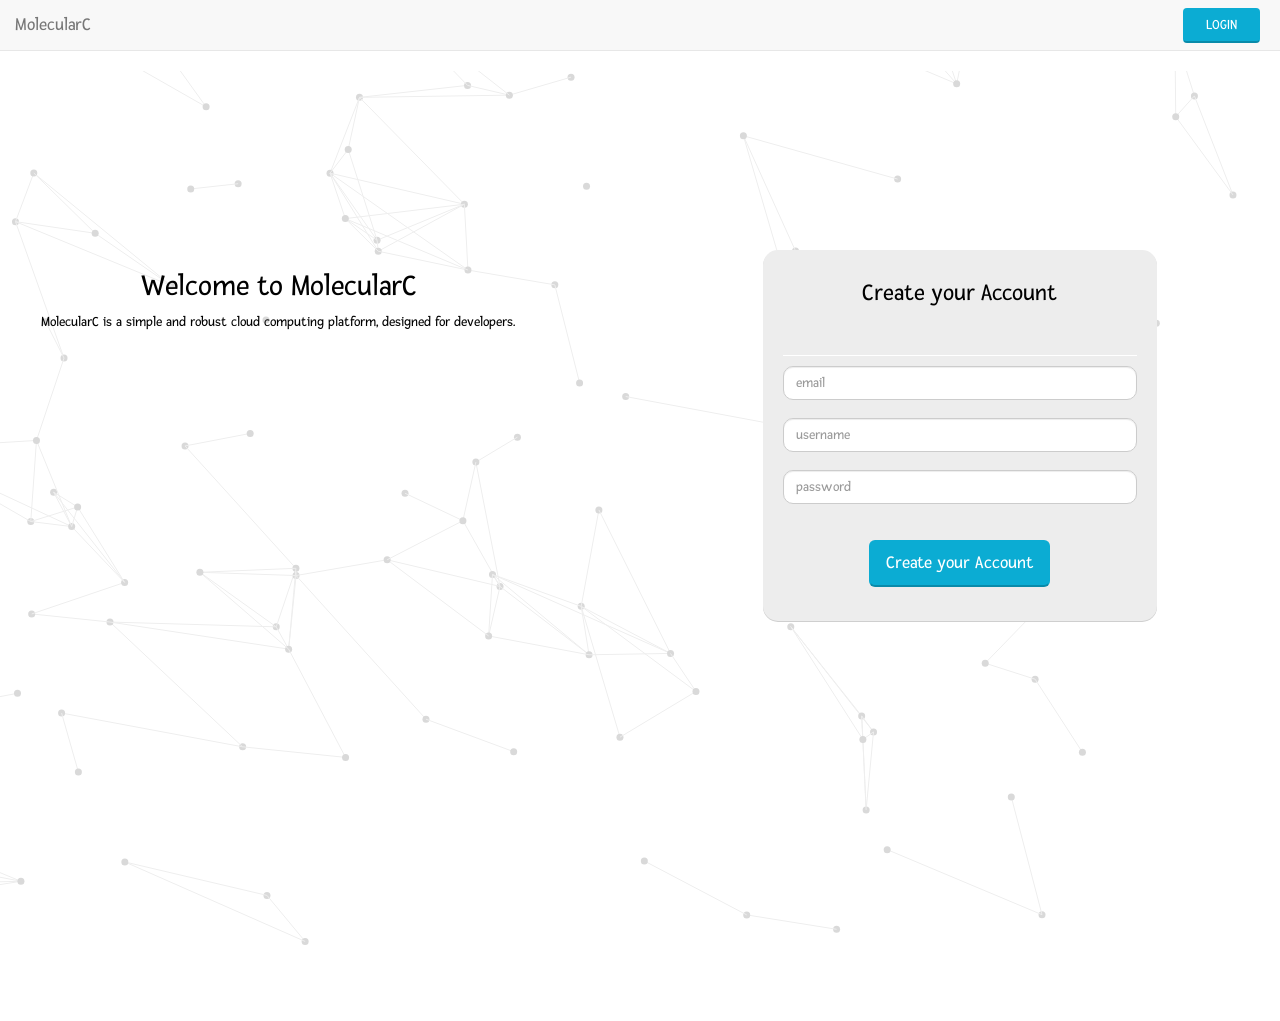
<file: html/molecular/index.html>
<html>
<head>
<title>Welcome to Cloud Apache Server(VM)</title>
<meta charset="utf-8">
<meta http-equiv="X-UA-Compatible" content="IE=edge">
<meta name="viewport" content="width=device-width, initial-scale=1">

  <link rel="stylesheet" type="text/css" href="css/bootstrap.min.css">
  <link rel="stylesheet" href="css/style.css" />
  <script>
	var status = sessionStorage.getItem("status");
	if (status == 1){
		window.location="/dashboard.html";
	}
  </script>
  <script type='text/javascript' src='js/jquery-3.2.1.min.js'></script>
  <script type='text/javascript' src='js/bootstrap.min.js'></script>
  <script type='text/javascript' src='js/jquery.particleground.js'></script>
  <script type='text/javascript' src='js/particles.js'></script>
  <script type="text/javascript" src="js/custom.js"></script>
  <script type="text/javascript" src="js/myajax.js"></script>

</head>

<body>
	 <nav class="navbar navbar-default navbar-static-top">
	  <div class="container-fluid">
	    <!-- Brand and toggle get grouped for better mobile display -->
	    <div class="navbar-header">
	      <button type="button" class="navbar-toggle collapsed" data-toggle="collapse" data-target="#bs-example-navbar-collapse-1" aria-expanded="false">
		<span class="sr-only">Toggle navigation</span>
		<span class="icon-bar"></span>
		<span class="icon-bar"></span>
		<span class="icon-bar"></span>
	      </button>
	      <a class="navbar-brand" href="#">MolecularC</a>
	    </div>
	    <div class="collapse navbar-collapse" id="bs-example-navbar-collapse-1">
      		<ul class="nav navbar-nav navbar-right">
		  <button type="button" class="btn btn-md btn-sky text-uppercase" style="margin-top:8px; margin-right:20px;" data-toggle="modal" data-target="#myLoginModal"><div" style= " font-weight:bold; padding-left:10px;padding-right:10px;">Login</div></button>
 		</ul>
       	    </div>
	    </div><!-- /.navbar-collapse -->
	  </div><!-- /.container-fluid -->
	</nav>

<div id="wrapper">
 <div id="particles">
  <div id="intro">
	<div class="col-md-5 col-sm-12">
	  <h2>Welcome to MolecularC</h2>
	  <p>MolecularC is a simple and robust cloud computing platform, designed for developers.</p>
	</div>
	<div class="row">
		<div class="col-md-offset-2 col-sm-offset-0 col-md-4">
		    <div class="form-login">
			<form method="post" id="register-form">
			    <h3>Create your Account</h3><br>
			    <h4 id="r-status"></h4>
			    <input type="email" id="remail" class="form-control " placeholder="email" />
			    <br>
			    <input type="text" id="rusername" class="form-control " placeholder="username" />
			    <br>
			    <input type="password" id="rpassword" class="form-control " placeholder="password" />
			    <br>
			    <br>
			    <div>
			    <span class="group-btn">
				<input type="submit" id="btn-register" class="btn btn-sky btn-lg" value="Create your Account">
			    </span>
			    </div>
			</form>
		    </div>
	    	</div>
  	</div>
  </div>
 </div>
</div>
<!----------------Login Modal Section--------------------------->
<section id="login">
<div id="myLoginModal" class="modal fade" role="dialog">
  <div class="modal-dialog">

    <!-- Modal content-->
    <div class="modal-content">
      <div class="modal-header">
        <button type="button" class="close" data-dismiss="modal">&times;</button>
        <div class="form-wrap">
                <h1>Log in with your email account</h1>
      	</div>
      </div>
      <div class="modal-body">
	    
	    <form role="form" method="post" id="login-form" autocomplete="off">
		<div class="form-group" id="lstatus"></div>
                <div class="form-group">
                    <label for="lusername" class="sr-only">Username</label>
                    <input type="text" name="lusername" id="lusername" class="form-control" placeholder="Username">
                </div>
                <div class="form-group">
                    <label for="lpassword" class="sr-only">Password</label>
                    <input type="password" name="lpassword" id="lpassword" class="form-control" placeholder="Password">
                </div>
                <div class="checkbox">
                    <span class="character-checkbox" onclick="showPassword()"></span>
                    <span class="label">Show password</span>
                </div>
                <input type="submit" id="btn-login" class="btn btn-sky btn-lg btn-block" value="Log in">
            </form>
            <a href="" class="forget" data-toggle="modal" data-target=".forget-modal">Forgot your password?</a>
     </div>
    </div>

  </div>
</div>
</section>

<!-------------------------------Forgot Password Modal Section--------------------------->
<div class="modal fade forget-modal" tabindex="-1" role="dialog" aria-labelledby="myForgetModalLabel" aria-hidden="true">
	<div class="modal-dialog modal-sm">
		<div class="modal-content">
			<div class="modal-header">
				<button type="button" class="close" data-dismiss="modal">
					<span aria-hidden="true">×</span>
					<span class="sr-only">Close</span>
				</button>
				<h4 class="modal-title">Recover your password</h4>
			</div>
			<div class="modal-body">
				<p><b>Type your email account</b></p>
				<input type="email" name="recovery-email" id="recovery-email" class="form-control" autocomplete="off" placeholder="xyz@yahoo.com">
			</div>
			<div class="modal-footer">
				<button type="button" class="btn btn-default" data-dismiss="modal">Cancel</button>
				<button type="button" class="btn btn-md btn-sky">Recover</button>
			</div>
		</div> <!-- /.modal-content -->
	</div> <!-- /.modal-dialog -->
</div> <!-- /.modal -->




</body>
</html>
</file>
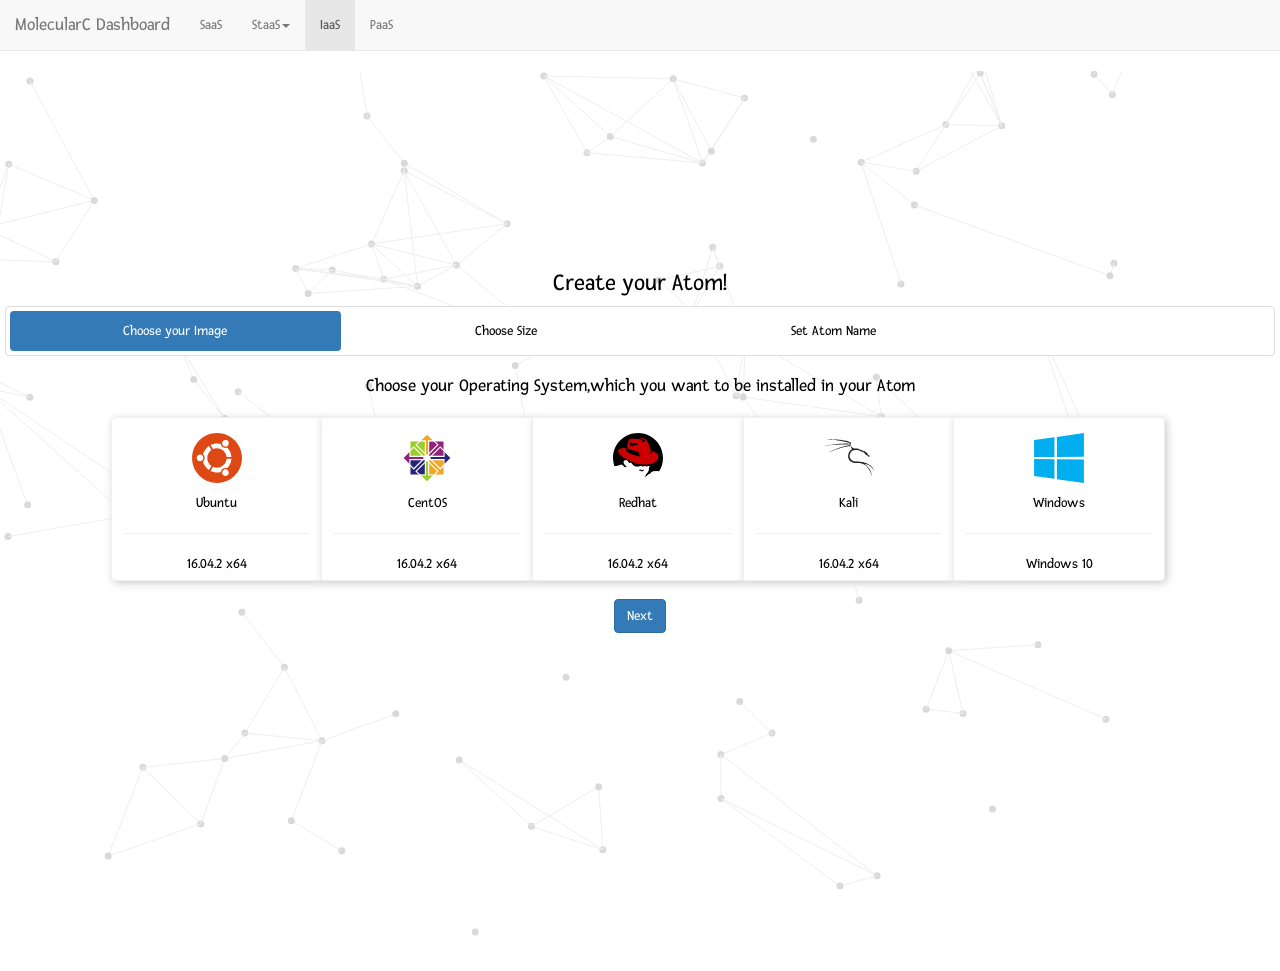
<file: html/molecular/iaas.html>
<html>
<head>
<title>Welcome to Cloud Apache Server(VM)</title>
<meta charset="utf-8">
<meta http-equiv="X-UA-Compatible" content="IE=edge">
<meta name="viewport" content="width=device-width, initial-scale=1">
  
  <link rel="stylesheet" type="text/css" href="css/bootstrap.min.css">
  <link rel="stylesheet" href="css/style.css" />
  <script type='text/javascript' src='js/jquery-3.2.1.min.js'></script>	
  
  <script type='text/javascript' src='js/bootstrap.min.js'></script>
  <script type='text/javascript' src='js/jquery.particleground.js'></script>
  <script type='text/javascript' src='js/particles.js'></script>
  <script type="text/javascript" src="js/custom.js"></script>

</head>

<body>
	 <nav class="navbar navbar-default navbar-static-top">
	  <div class="container-fluid">
	    <!-- Brand and toggle get grouped for better mobile display -->
	    <div class="navbar-header">
	      <button type="button" class="navbar-toggle collapsed" data-toggle="collapse" data-target="#bs-example-navbar-collapse-1" aria-expanded="false">
		<span class="sr-only">Toggle navigation</span>
		<span class="icon-bar"></span>
		<span class="icon-bar"></span>
		<span class="icon-bar"></span>
	      </button>
	      <a class="navbar-brand" href="dashboard.html">MolecularC Dashboard</a>
	    </div>
	    <div class="collapse navbar-collapse" id="bs-example-navbar-collapse-1">
		<ul class="nav navbar-nav">
			<li><a href="saas.html">SaaS <span class="sr-only">(current)</span></a></li>
			<li class="dropdown">
			  <a href="staas.html" class="dropdown-toggle" data-toggle="dropdown" role="button" aria-haspopup="true" aria-expanded="false">StaaS<span class="caret"></span></a>
			  <ul class="dropdown-menu">
			    <li><a href="object-newfs.html">New Fixed Storage</a></li>
			    <li><a href="object-newbs.html">New Bulk Storage</a></li>
			    <li><a href="object-newextes.html">Extend Existing Storage</a></li>
			  </ul>
			</li>
			<li class="active"><a href="iaas.html">IaaS</a></li>
			<li><a href="paas.html">PaaS</a></li>
		</ul>
      		<ul class="nav navbar-nav navbar-right"> 
			<li class="dropdown">
			  <a href="#" class="dropdown-toggle" data-toggle="dropdown" role="button" aria-haspopup="true" aria-expanded="false" id="welcome-msg"></a>
			  <ul class="dropdown-menu">
			    <li><a href="" id="logout">Logout</a></li>
			  </ul>
			</li>
		</ul>
       	    </div>
	    </div><!-- /.navbar-collapse -->
	  </div><!-- /.container-fluid -->
	</nav>

<div id="wrapper">
 <div id="particles">
  <div id="intro">
	<div class="row" id="content">
		<h3>Create your Atom!</h3>
			<ul class="nav nav-pills nav-justified thumbnail">
			  <li class="active" id="tab1li"><a href="#tab_a" data-toggle="tab">Choose your Image</a></li>
			  <li id="tab2li"><a href="#tab_b" data-toggle="tab">Choose Size</a></li>
			  <li id="tab3li"><a href="#tab_c" data-toggle="tab">Set Atom Name</a></li>
			  <li id="tab4li"><a href="#tab_d" data-toggle="tab" id="tab_d_head" style="display:none">Generating Atom</a></li>
			</ul>
			<form id="create-atom-form">
			<div class="tab-content">
				<div class="tab-pane active" id="tab_a">
				    <h4>Choose your Operating System,which you want to be installed in your Atom</h4>
				    <div class="items">
					<div class="info-block block-info clearfix">
					   <div data-toggle="buttons" class="btn-group col-md-offset-1">
						  <label class="btn btn-default col-md-2">
						        <div class="bizcontent">
						            <input type="radio" name="os" autocomplete="off" value="ubuntu">
							    <img src="images/os/ubuntu.svg" class="logo"></img>
						            <p>Ubuntu</p>
							    <hr>
							    16.04.2 x64
						        </div>
						    </label>
						    <label class="btn btn-default col-md-2">
						        <div class="bizcontent">
						            <input type="radio" name="os" autocomplete="off" value="centos">
							    <img src="images/os/centos.svg" class="logo"></img>
						            <p>CentOS</p>
							    <hr>
							    16.04.2 x64
						        </div>
						    </label>
					            <label class="btn btn-default col-md-2">
						        <div class="bizcontent">
						            <input type="radio" name="os" autocomplete="off" value="redhat">
							    <img src="images/os/redhat.svg" class="logo"></img>
						            <p>Redhat</p>
							    <hr>
							    16.04.2 x64
						        </div>
						    </label>
						    <label class="btn btn-default col-md-2">
						        <div class="bizcontent">
						            <input type="radio" name="os" autocomplete="off" value="kali">
							    <img src="images/os/kali.svg" class="logo"></img>
						            <p>Kali</p>
							    <hr>
							    16.04.2 x64
						        </div>
						    </label>
						    <label class="btn btn-default col-md-2">
						        <div class="bizcontent">
						            <input type="radio" name="os" autocomplete="off" value="windows">
							    <img src="images/os/windows.svg" class="logo"></img>
						            <p>Windows</p>
							    <hr>
							    Windows 10
						        </div>
						    </label> 
					   </div>
					</div>
			 	    </div>
				    <br>
				    <a class="btn btn-primary btnNext">Next</a>
				</div>
				<div class="tab-pane" id="tab_b">
				    <h4>Choose your group accordingly!</h4>
				    <div class="items">
					<div class="info-block block-info clearfix">
					   <div data-toggle="buttons" class="btn-group col-md-offset-1">
						   <label class="btn btn-default col-md-2">
						        <div class="bizcontent">
						            <input type="radio" name="grp" autocomplete="off" value="grp1">
							    Group 1
							    <hr>
							    <h4>512 MB RAM
							    <br>
							    1 CPU
							    <br>
							    2GB Disk Size</h4>
						        </div>
						    </label>
						    <label class="btn btn-default col-md-2">
						        <div class="bizcontent">
						            <input type="radio" name="grp" autocomplete="off" value="grp2">
							    Group 2
							    <hr>
							    <h4>1GB RAM
							    <br>
							    1 CPU
							    <br>
							    2GB Disk Size</h4>
						        </div>
						    </label>
					            <label class="btn btn-default col-md-2">
						        <div class="bizcontent">
						            <input type="radio" name="grp" autocomplete="off" value="grp3">
							    Group 3
							    <hr>
							    <h4>1GB RAM
							    <br>
							    2 CPU
							    <br>
							    5GB Disk Size</h4>
						        </div>
						    </label>
						    <label class="btn btn-default col-md-2">
						        <div class="bizcontent">
						            <input type="radio" name="grp" autocomplete="off" value="grp4">
							    Group 5
							    <hr>
							    <h4>1GB RAM
							    <br>
							    2 CPU
							    <br>
							    10GB Disk Size</h4>
						        </div>
						    </label> 
					   </div>
					</div>
			 	    </div>				    
				    <br>
				    <a class="btn btn-primary btnPrevious" >Previous</a>
				    <a class="btn btn-primary btnNext" >Next</a>
				</div>
				<div class="tab-pane" id="tab_c">
				    <h4>Give name to your Atom</h4>
				    <label>Atom Name</label>
				    <input type="text" id="atomname" placeholder="Enter your Atom name" required>
				    <a class="btn btn-primary btnPrevious" >Previous</a>
				    <a class="btn btn-primary btnNext" >Next</a>
				    <button type="submit" class="btn btn-primary" id="submit-atom">Submit</button>
					<br><br>
					<span id="i-status"></span>
				</div>
				<div class="tab-pane" id="tab_d" >
				    <h4>Generating your atom</h4>
				    <label>
				    <div class="loader"></div>
					<svg version="1.1" id="Layer_1" xmlns="http://www.w3.org/2000/svg" xmlns:xlink="http://www.w3.org/1999/xlink" x="0px" y="0px" width="100px" height="100px" viewBox="0 0 100 100" enable-background="new 0 0 100 100" xml:space="preserve">
					<polyline class="check-success" fill="none" stroke="#02a9ea" stroke-width="10" stroke-miterlimit="20" points="15,60 40,80 85,20" />
					</svg>

				    </label>
				
				    <br>
				</div>
			</div><!-- tab content -->
			</form>
	</div>
  </div>
 </div>
		  
</div>

</body>
<script>
$(document).ready(function(){
    $('#logout').click(function(e) {
        e.preventDefault();
	sessionStorage.clear();
	window.location="/index.html";
    });

$('.btnNext').click(function(){
  $('.nav-pills > .active').next('li').find('a').trigger('click');
});

  $('.btnPrevious').click(function(){
  $('.nav-pills> .active').prev('li').find('a').trigger('click');
});

 });


</script>

  <script type="text/javascript" src="js/myajax.js"></script>
</html>
</file>
<file: html/molecular/css/style.css>
article, aside, details, figcaption, figure,
footer, header, hgroup, menu, nav, section {
  display: block;
}
body {
  line-height: 1;
}
ol, ul {
  list-style: none;
}
blockquote, q {
  quotes: none;
}
blockquote:before, blockquote:after,
q:before, q:after {
  content: '';
  content: none;
}

/* particleground demo */

* {
  -webkit-box-sizing: border-box;
     -moz-box-sizing: border-box;
          box-sizing: border-box;
}

html, body {
  width: 100%;
  height: 100%;
  
}

body {
  background: #ffffff;
  font-family: 'Fresca-Regular', sans-serif;
  color: #000;
  line-height: 1.3;
  -webkit-font-smoothing: antialiased;
  overflow: hidden;
}

@font-face {
  font-family: 'Fresca-Regular';
  font-style: normal;
  font-weight: 600;
  src: local('Fresca-Regular'), local('Fresca-Regular'), url(../fonts/Fresca-Regular.ttf) format('truetype');
}


#particles {
  width: 100%;
  height: 100%;
  overflow: hidden;
}

#intro {
  position: absolute;
  left: 0;
  top: 50%;
  padding: 0 20px;
  width: 100%;
  text-align: center;
}

.form-login {
    background-color: #EDEDED;
    padding-top: 10px;
    padding-bottom: 20px;
    padding-left: 20px;
    padding-right: 20px;
    border-radius: 15px;
    border-color:#d2d2d2;
    border-width: 5px;
    box-shadow:0 1px 0 #cfcfcf;
}

h4 { 
 border:0 solid #fff; 
 border-bottom-width:1px;
 padding-bottom:10px;
 text-align: center;
}

.form-control {
    border-radius: 10px;
}

.wrapper {
    text-align: center;
    width: 1170px;
}


.btn-sky {
color: #fff;
background-color: #0bacd3;
border-bottom:2px solid #098aa9;

}

#bs-example-navbar-collapse-1{
text-align:center;
}

.btn-sky:hover,.btn-sky.active:focus, .btn-sky:focus, .open>.dropdown-toggle.btn-sky {
color: #fff;
background-color: #29b6d8;
border-bottom:2px solid #2192ad;
outline: none;
}

.btn-sky:active, .btn-sky.active {
color: #fff;
background-color: #0a97b9;
border-top:2px solid #087994;
outline-offset: none;
margin-top: 2px;
}

.btn:focus,
.btn:active:focus,
.btn.active:focus {
    outline: none;
    outline-offset: 0px;
}

a {
color:#000;
font-weight:bold;
}
a:hover {text-decoration:none; color:#fff;}

#atom_row,#st_row a{
    color:#0a97b9;
}
#atom_row,#st_row a:hover{
    color:darkblue;
    cursor: pointer;
}



/* --------------------------------------------------
:: Login Section Modal
-------------------------------------------------- */
#login {
    padding-top: 50px
}
#login .form-wrap {
    width: 50%;
    margin: 0 auto;
}
#login h1 {
    color: #1fa67b;
    font-size: 18px;
    text-align: center;
    font-weight: bold;
}
#login .form-group {
    margin-bottom: 25px;
}
#login .checkbox {
    margin-bottom: 20px;
    position: relative;
    -webkit-user-select: none;
    -moz-user-select: none;
    -ms-user-select: none;
    -o-user-select: none;
    user-select: none;
}
#login .checkbox.show:before {
    content: '\e013';
    color: #1fa67b;
    font-size: 17px;
    margin: 1px 0 0 3px;
    position: absolute;
    pointer-events: none;
    font-family: 'Glyphicons Halflings';
}
#login .checkbox .character-checkbox {
    width: 25px;
    height: 25px;
    cursor: pointer;
    border-radius: 3px;
    border: 1px solid #ccc;
    vertical-align: middle;
    display: inline-block;
}
#login .checkbox .label {
    color: #6d6d6d;
    font-size: 13px;
    font-weight: bold;
}
#login .forget {
    font-size: 13px;
    text-align: center;
    display: block;
    color:#1fa67b;
}
#login input {
    font-weight:bold;
}

.forget-modal h4{
 color: #1fa67b;
    font-size: 18px;
    text-align: center;
    font-weight: bold;

}




@media (min-width: 320px) and (max-width: 960px) {

body {
  overflow: auto;
}

}


/*--------------Dashboard Circles----------------------*/


.circle {
  margin: 36px;
  display: inline-block;
  padding: 16px;
  text-align: center;
  width: 200px;
  height: 200px;
  border-radius: 50%;
  border: 2px solid #1d2087;
}

.circle::before,
.circle::after {
  position: absolute;
  z-index: -1;
  display: block;
  content: '';
}
.circle,
.circle::before,
.circle::after {
  -webkit-box-sizing: border-box;
  -moz-box-sizing: border-box;
  box-sizing: border-box;
  -webkit-transition: all .5s;
  transition: all .5s;
}

.circle {
  position: relative;
  z-index: 2;
  background-color: #fcfcfc;
  border: 2px solid #5c5eae;
  color: #5c5eae;
  line-height: 50px;
  overflow: hidden;
  opacity: 0.8;
}

.circle:hover {
  color: #fff;
}
.circle::after {
  top: 0;
  left: 0;
  width: 100%;
  height: 100%;
  border-radius: 50%;
  -webkit-transform: scale(.5);
  transform: scale(.5);
}
.circle:hover::after {
  background: #5c5eae;
  border-radius: 50%;
  -webkit-transform: scale(.9);
  transform: scale(.9);
}

.circle a {
  text-decoration: none;
  color: #1d2087;
}

.circle a:hover {
  text-decoration: none;
  color: #fcfcfc;	
}

.circle h2 {
  font-size: 60px;
  line-height: 100px;
  height:100%;
}
.circle h4 {
  font-size: 35px;
  line-height: 40px;
  height:100%;
}

.circle h3{
  line-height: 100%;
  height:100%;
  font-weight:bold;
}
.saas{
  width: 145px;
  height: 145px;
}


.items label.btn-default{background-color:#fff;color:#000}
.items label.btn-default.active{background-color:#fff;color:#008bf8; border: 1px solid #008bf8; font-weight:bold;}
.items label.btn-default{
border:1px solid #efefef; 
box-shadow:2px 2px 8px 0 #ccc;
padding-top:15px;
}
.items label .bizcontent{width:100%;}
.items label .logo{width:50px;height:50px;margin-bottom:10px;}
.items .btn-group{width:100%}


/*----IAAS---*/
.loader {
  border: 8px solid #f3f3f3;
  border-radius: 50%;
  border-top: 8px solid #02a9ea;
  border-bottom: 8px solid #02a9ea;
  width: 60px;
  height: 60px;
  -webkit-animation: spin 2s linear infinite;
  animation: spin 2s linear infinite;
}

@-webkit-keyframes spin {
  0% { -webkit-transform: rotate(0deg); }
  100% { -webkit-transform: rotate(360deg); }
}

@keyframes spin {
  0% { transform: rotate(0deg); }
  100% { transform: rotate(360deg); }
}

.check-success {
  stroke-dasharray: 130px 130px;
  stroke-dashoffset: 130px;
  -webkit-transition: stroke-dashoffset 4.1s linear 0s;
  transition: stroke-dashoffset 500ms ease-in-out;
}
table{
   overflow-y:scroll;
   height:300px;
   display:block;
}
.table{
   width:70%;
}
#active-atom{
color:#336600;
}
#inactive-atom{
color:#b30000;
}
</file>
